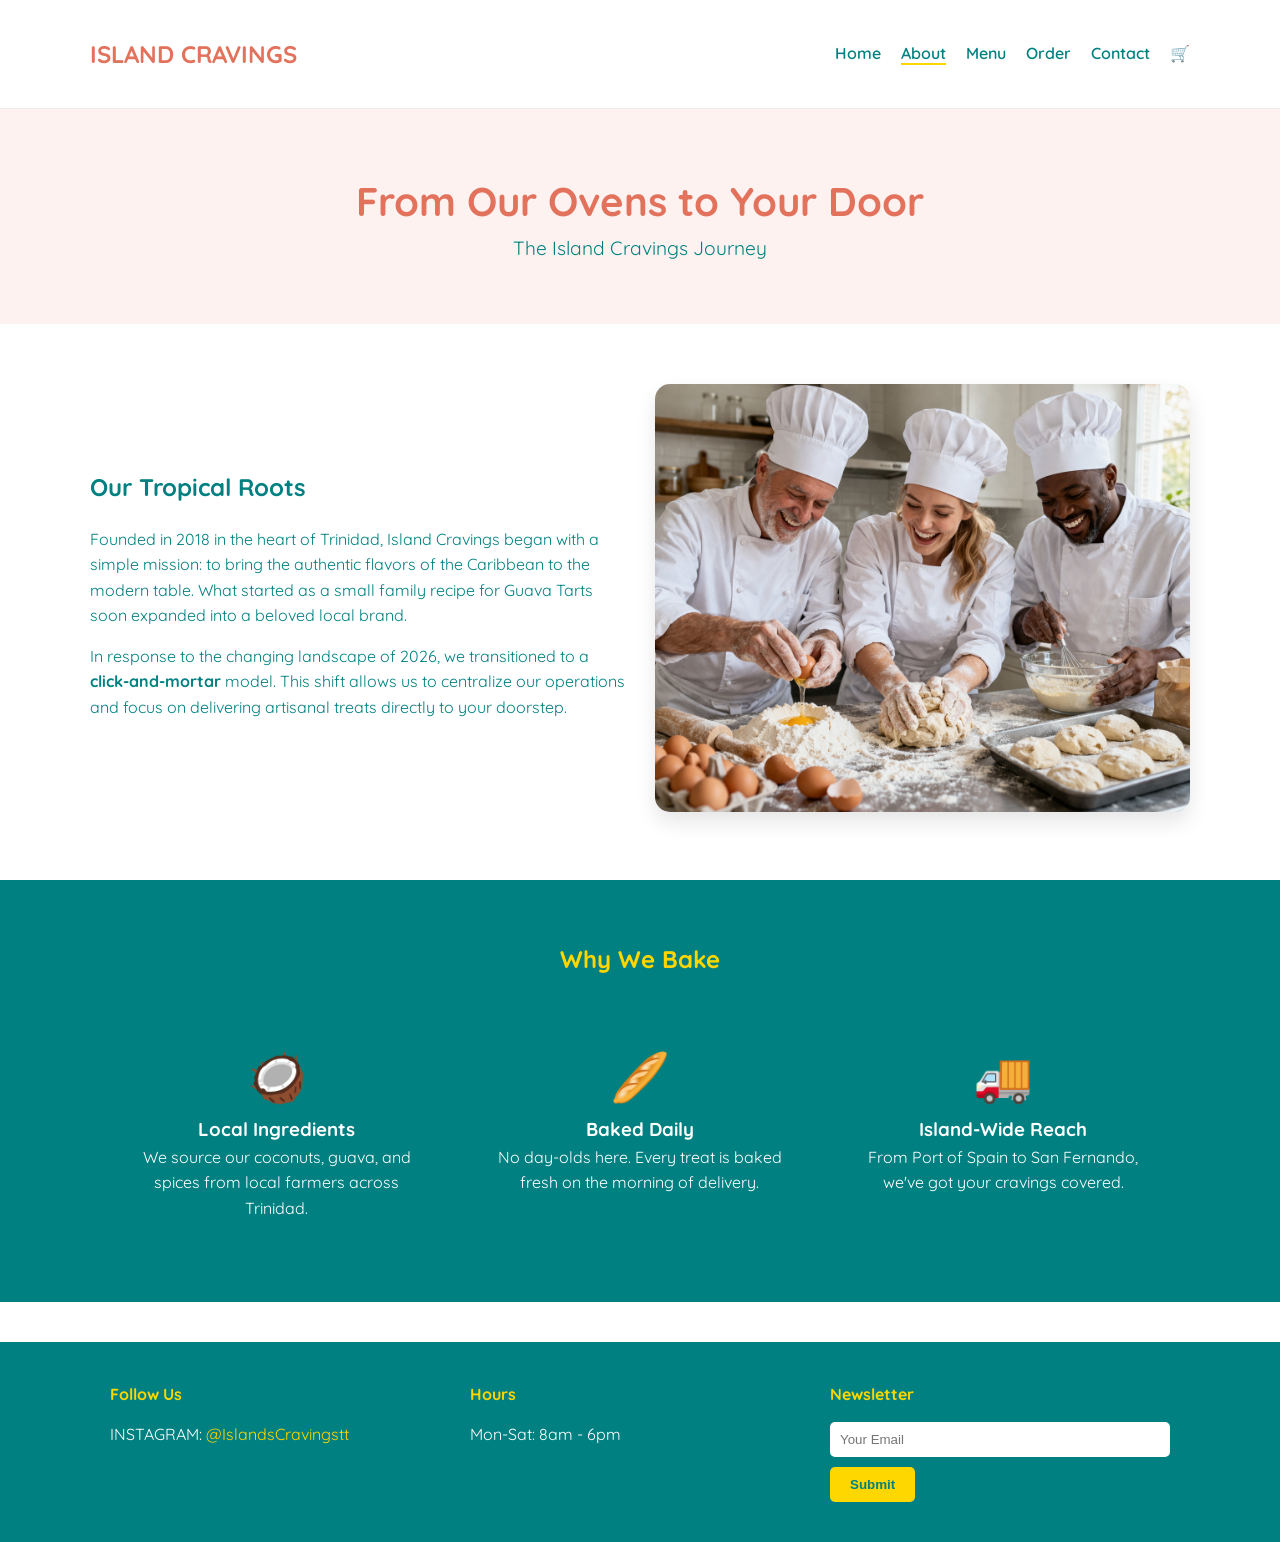
<file: about.html>
<!DOCTYPE html>
<html lang="en">
<head>
    <meta charset="UTF-8">
    <meta name="viewport" content="width=device-width, initial-scale=1.0">
    <meta name="description" content="Learn the story behind Island Cravings, Trinidad's premier artisanal bakery. From our tropical roots to our modern digital bakery.">
    <title>Our Story | Island Cravings</title>
    <link rel="stylesheet" href="style.css">
    <link href="https://fonts.googleapis.com/css2?family=Quicksand:wght@400;600;700&display=swap" rel="stylesheet">
</head>
<body>

    <header role="banner">
        <div class="container header-flex">
            <div class="logo">
                <a href="index.html"><strong>ISLAND CRAVINGS</strong></a>
            </div>
            <nav role="navigation" aria-label="Main Navigation">
                <ul class="nav-links">
                    <li><a href="index.html">Home</a></li>
                    <li><a href="about.html" style="border-bottom: 2px solid #FFD700;">About</a></li>
                    <li><a href="products.html">Menu</a></li>
                    <li><a href="form.html">Order</a></li>
                    <li><a href="contact.html">Contact</a></li>
                    <li><a href="#" class="cart-icon" aria-label="Shopping Cart">🛒</a></li>
                </ul>
            </nav>
        </div>
    </header>

    <main>
        <section style="background-color: #fdf2f0; padding: 60px 0; text-align: center;">
            <div class="container">
                <h1 style="color: #E2725B; font-size: 2.5rem;">From Our Ovens to Your Door</h1>
                <p style="font-size: 1.2rem; color: #008080;">The Island Cravings Journey</p>
            </div>
        </section>

        <section class="container" style="padding: 60px 0;">
            <div class="grid" style="align-items: center;">
                <article>
                    <h2 style="color: #008080; margin-bottom: 20px;">Our Tropical Roots</h2>
                    <p style="margin-bottom: 15px;">
                        Founded in 2018 in the heart of Trinidad, Island Cravings began with a simple mission: to bring the authentic flavors of the Caribbean to the modern table. What started as a small family recipe for Guava Tarts soon expanded into a beloved local brand.
                    </p>
                    <p style="margin-bottom: 15px;">
                        In response to the changing landscape of 2026, we transitioned to a <strong>click-and-mortar</strong> model. This shift allows us to centralize our operations and focus on delivering artisanal treats directly to your doorstep.
                    </p>
                </article>
                <aside>
                    <img src="baker-hero.png" alt="Our head baker preparing fresh island pastries" style="width: 100%; border-radius: 15px; box-shadow: 0 10px 20px rgba(0,0,0,0.1);">
                </aside>
            </div>
        </section>

        <section style="background-color: #008080; color: #fff; padding: 60px 0;">
            <div class="container">
                <h2 style="text-align: center; color: #FFD700; margin-bottom: 40px;">Why We Bake</h2>
                <div class="grid">
                    <div style="text-align: center; padding: 20px;">
                        <span style="font-size: 3rem;">🥥</span>
                        <h3>Local Ingredients</h3>
                        <p>We source our coconuts, guava, and spices from local farmers across Trinidad.</p>
                    </div>
                    <div style="text-align: center; padding: 20px;">
                        <span style="font-size: 3rem;">🥖</span>
                        <h3>Baked Daily</h3>
                        <p>No day-olds here. Every treat is baked fresh on the morning of delivery.</p>
                    </div>
                    <div style="text-align: center; padding: 20px;">
                        <span style="font-size: 3rem;">🚚</span>
                        <h3>Island-Wide Reach</h3>
                        <p>From Port of Spain to San Fernando, we've got your cravings covered.</p>
                    </div>
                </div>
            </div>
        </section>
    </main>

    <footer role="contentinfo">
        <div class="container footer-grid">
            <div class="footer-section">
                <h4>Follow Us</h4>
                <p>INSTAGRAM: <a href="https://instagram.com/IslandsCravingstt" style="color: #FFD700; text-decoration: none;">@IslandsCravingstt</a></p>
            </div>
            <div class="footer-section">
                <h4>Hours</h4>
                <p>Mon-Sat: 8am - 6pm</p>
            </div>
            <div class="footer-section">
                <h4>Newsletter</h4>
                <form>
                    <input type="email" placeholder="Your Email" aria-label="Email for newsletter" style="padding: 10px; border-radius: 5px; border: none; margin-bottom: 10px; width: 100%;">
                    <button type="submit" style="padding: 10px 20px; background: #FFD700; border: none; border-radius: 5px; cursor: pointer; color: #008080; font-weight: 700;">Submit</button>
                </form>
            </div>
        </div>
    </footer>

</body>
</html>
</file>
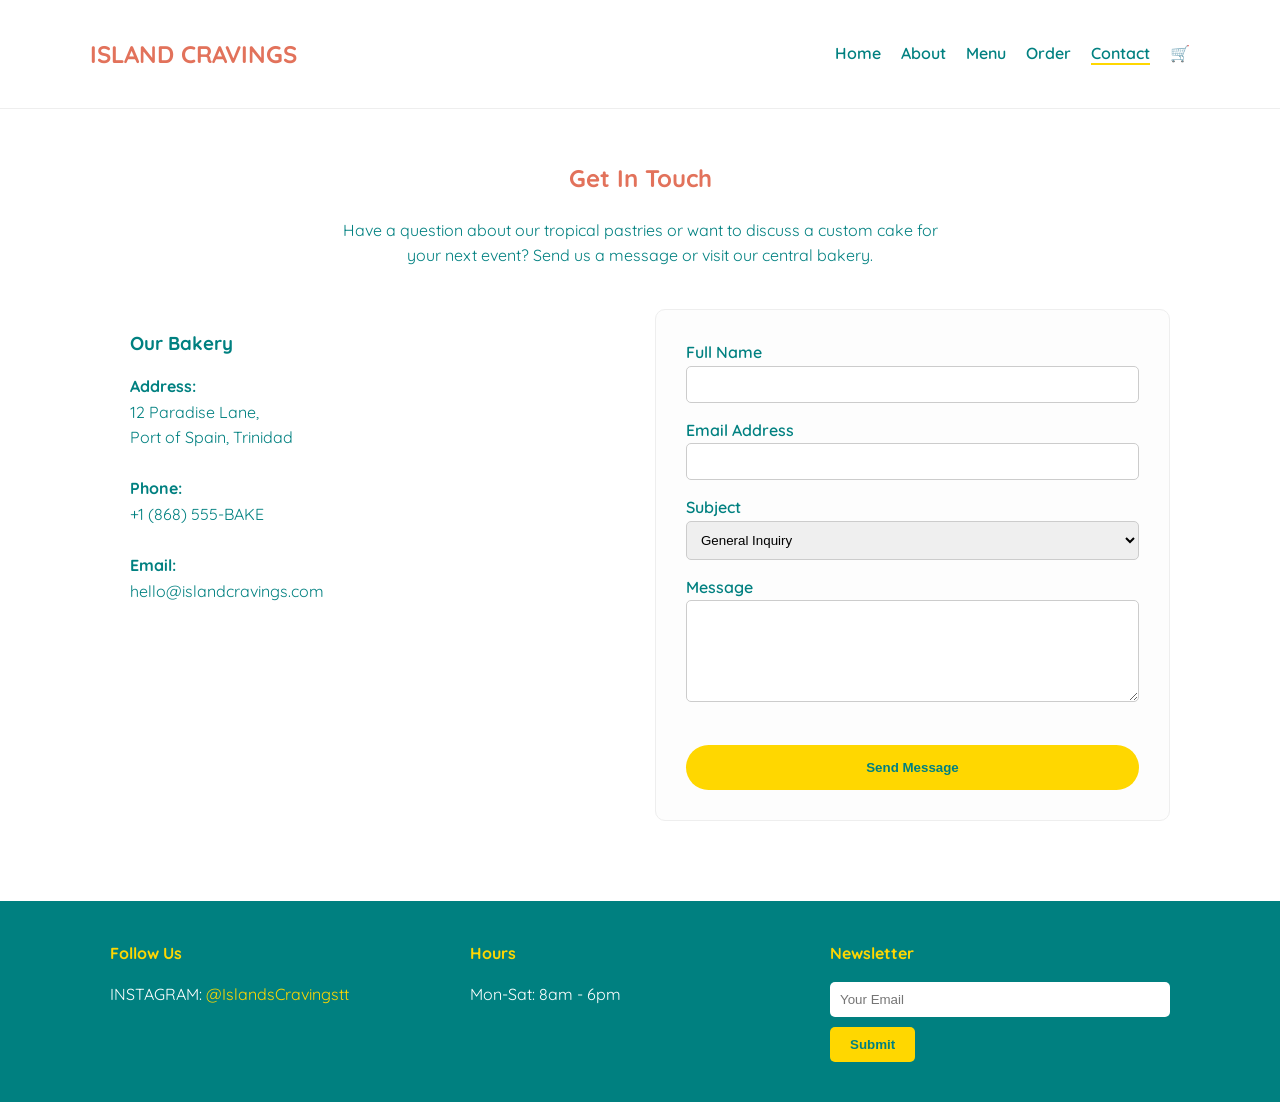
<file: contact.html>
<!DOCTYPE html>
<html lang="en">
<head>
    <meta charset="UTF-8">
    <meta name="viewport" content="width=device-width, initial-scale=1.0">
    <meta name="description" content="Contact Island Cravings for custom cake inquiries, catering, or feedback. Located in the heart of Trinidad.">
    <title>Contact Us | Island Cravings</title>
    <link rel="stylesheet" href="style.css">
    <link href="https://fonts.googleapis.com/css2?family=Quicksand:wght@400;600;700&display=swap" rel="stylesheet">
</head>
<body>

    <header role="banner">
        <div class="container header-flex">
            <div class="logo">
                <a href="index.html"><strong>ISLAND CRAVINGS</strong></a>
            </div>
            <nav role="navigation" aria-label="Main Navigation">
                <ul class="nav-links">
                    <li><a href="index.html">Home</a></li>
                    <li><a href="about.html">About</a></li>
                    <li><a href="products.html">Menu</a></li>
                    <li><a href="form.html">Order</a></li>
                    <li><a href="contact.html" style="border-bottom: 2px solid #FFD700;">Contact</a></li>
                    <li><a href="#" class="cart-icon" aria-label="Shopping Cart">🛒</a></li>
                </ul>
            </nav>
        </div>
    </header>

    <main>
        <section class="container" style="padding-top: 50px;">
            <h1 style="color: #E2725B; text-align: center; margin-bottom: 20px;">Get In Touch</h1>
            <p style="text-align: center; max-width: 600px; margin: 0 auto 40px auto;">
                Have a question about our tropical pastries or want to discuss a custom cake for your next event? 
                Send us a message or visit our central bakery.
            </p>

            <div class="grid">
                <article class="contact-info" style="padding: 20px;">
                    <h3 style="color: #008080; margin-bottom: 15px;">Our Bakery</h3>
                    <p><strong>Address:</strong><br>12 Paradise Lane,<br>Port of Spain, Trinidad</p>
                    <br>
                    <p><strong>Phone:</strong><br>+1 (868) 555-BAKE</p>
                    <br>
                    <p><strong>Email:</strong><br>hello@islandcravings.com</p>
                </article>

                <article class="contact-form-container">
                    <form id="contactForm" style="background: #fdfdfd; padding: 30px; border-radius: 10px; border: 1px solid #eee;">
                        <div style="margin-bottom: 15px;">
                            <label for="contact-name" style="display: block; font-weight: 600;">Full Name</label>
                            <input type="text" id="contact-name" name="name" required style="width: 100%; padding: 10px; border-radius: 5px; border: 1px solid #ccc;">
                        </div>

                        <div style="margin-bottom: 15px;">
                            <label for="contact-email" style="display: block; font-weight: 600;">Email Address</label>
                            <input type="email" id="contact-email" name="email" required style="width: 100%; padding: 10px; border-radius: 5px; border: 1px solid #ccc;">
                        </div>

                        <div style="margin-bottom: 15px;">
                            <label for="contact-subject" style="display: block; font-weight: 600;">Subject</label>
                            <select id="contact-subject" name="subject" style="width: 100%; padding: 10px; border-radius: 5px; border: 1px solid #ccc;">
                                <option value="general">General Inquiry</option>
                                <option value="cakes">Custom Cake Quote</option>
                                <option value="catering">Catering Services</option>
                                <option value="feedback">Feedback</option>
                            </select>
                        </div>

                        <div style="margin-bottom: 15px;">
                            <label for="contact-message" style="display: block; font-weight: 600;">Message</label>
                            <textarea id="contact-message" name="message" rows="5" required style="width: 100%; padding: 10px; border-radius: 5px; border: 1px solid #ccc; font-family: inherit;"></textarea>
                        </div>

                        <button type="submit" class="cta-button" style="width: 100%; border: none; cursor: pointer;">Send Message</button>
                    </form>
                </article>
            </div>
        </section>
    </main>

    <footer role="contentinfo" style="margin-top: 80px;">
        <div class="container footer-grid">
            <div class="footer-section">
                <h4>Follow Us</h4>
                <p>INSTAGRAM: <a href="https://instagram.com/IslandsCravingstt" style="color: #FFD700; text-decoration: none;">@IslandsCravingstt</a></p>
            </div>
            <div class="footer-section">
                <h4>Hours</h4>
                <p>Mon-Sat: 8am - 6pm</p>
            </div>
            <div class="footer-section">
                <h4>Newsletter</h4>
                <form id="newsletterForm">
                    <input type="email" placeholder="Your Email" aria-label="Email for newsletter" style="padding: 10px; border-radius: 5px; border: none; margin-bottom: 10px; width: 100%;">
                    <button type="submit" style="padding: 10px 20px; background: #FFD700; border: none; border-radius: 5px; cursor: pointer; color: #008080; font-weight: 700;">Submit</button>
                </form>
            </div>
        </div>
    </footer>

    <script>
        document.getElementById('contactForm').addEventListener('submit', function(e) {
            e.preventDefault();
            alert('Thank you! Your message has been sent to Island Cravings.');
            this.reset();
        });
    </script>
</body>
</html>
</file>
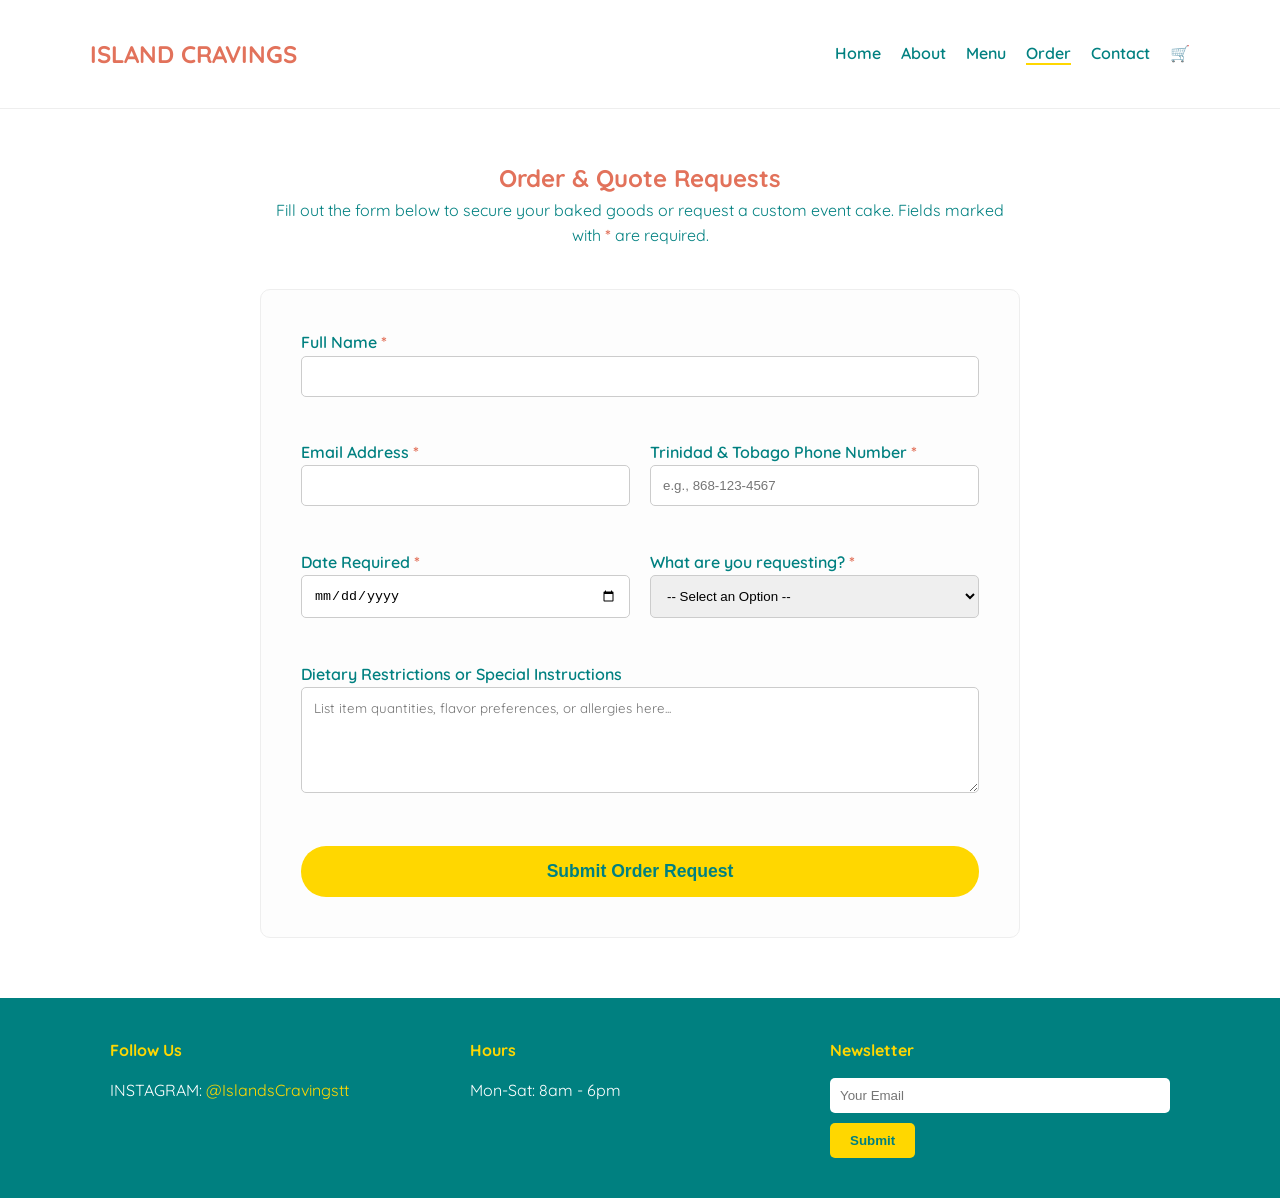
<file: form.html>
<!DOCTYPE html>
<html lang="en">
<head>
    <meta charset="UTF-8">
    <meta name="viewport" content="width=device-width, initial-scale=1.0">
    <meta name="description" content="Request a custom cake quote or pre-order tropical pastries from Island Cravings in Trinidad.">
    <title>Order & Quote Form | Island Cravings</title>
    <link rel="stylesheet" href="style.css">
    <link href="https://fonts.googleapis.com/css2?family=Quicksand:wght@400;600;700&display=swap" rel="stylesheet">
    
    <style>
        /* Form-specific visual aids for validation and required fields */
        .mandatory { color: #E2725B; font-weight: bold; } /* cite: 403 */
        .error-message { color: #E2725B; font-size: 0.85rem; display: block; margin-top: 4px; min-height: 1.2rem; }
        input.invalid, select.invalid, textarea.invalid { border: 2px solid #E2725B !important; }
    </style>
</head>
<body>

    <header role="banner">
        <div class="container header-flex">
            <div class="logo">
                <a href="index.html"><strong>ISLAND CRAVINGS</strong></a>
            </div>
            <nav role="navigation" aria-label="Main Navigation">
                <ul class="nav-links">
                    <li><a href="index.html">Home</a></li>
                    <li><a href="about.html">About</a></li>
                    <li><a href="products.html">Menu</a></li>
                    <li><a href="form.html" style="border-bottom: 2px solid #FFD700;">Order</a></li>
                    <li><a href="contact.html">Contact</a></li>
                    <li><a href="#" class="cart-icon" aria-label="Shopping Cart">🛒</a></li>
                </ul>
            </nav>
        </div>
    </header>

    <main class="container" style="padding-top: 50px; max-width: 800px;">
        <section style="text-align: center; margin-bottom: 40px;">
            <h1 style="color: #E2725B;">Order & Quote Requests</h1>
            <p>Fill out the form below to secure your baked goods or request a custom event cake. Fields marked with <span class="mandatory">*</span> are required.</p>
        </section>

        <form id="orderForm" novalidate style="background: #fdfdfd; padding: 40px; border-radius: 10px; border: 1px solid #eee; margin-bottom: 60px;"> <div style="margin-bottom: 20px;">
                <label for="fullName" style="display: block; font-weight: 600; color: #008080;">Full Name <span class="mandatory">*</span></label>
                <input type="text" id="fullName" style="width: 100%; padding: 12px; border-radius: 5px; border: 1px solid #ccc;">
                <span id="nameError" class="error-message" aria-live="polite"></span> </div>

            <div class="grid" style="grid-template-columns: repeat(auto-fit, minmax(250px, 1fr)); gap: 20px;">
                <div style="margin-bottom: 20px;">
                    <label for="emailAddress" style="display: block; font-weight: 600; color: #008080;">Email Address <span class="mandatory">*</span></label>
                    <input type="email" id="emailAddress" style="width: 100%; padding: 12px; border-radius: 5px; border: 1px solid #ccc;">
                    <span id="emailError" class="error-message" aria-live="polite"></span>
                </div>

                <div style="margin-bottom: 20px;">
                    <label for="phoneNumber" style="display: block; font-weight: 600; color: #008080;">Trinidad & Tobago Phone Number <span class="mandatory">*</span></label>
                    <input type="tel" id="phoneNumber" placeholder="e.g., 868-123-4567" style="width: 100%; padding: 12px; border-radius: 5px; border: 1px solid #ccc;">
                    <span id="phoneError" class="error-message" aria-live="polite"></span>
                </div>
            </div>

            <div class="grid" style="grid-template-columns: repeat(auto-fit, minmax(250px, 1fr)); gap: 20px;">
                <div style="margin-bottom: 20px;">
                    <label for="orderDate" style="display: block; font-weight: 600; color: #008080;">Date Required <span class="mandatory">*</span></label>
                    <input type="date" id="orderDate" style="width: 100%; padding: 12px; border-radius: 5px; border: 1px solid #ccc;">
                    <span id="dateError" class="error-message" aria-live="polite"></span>
                </div>

                <div style="margin-bottom: 20px;">
                    <label for="orderType" style="display: block; font-weight: 600; color: #008080;">What are you requesting? <span class="mandatory">*</span></label>
                    <select id="orderType" style="width: 100%; padding: 12px; border-radius: 5px; border: 1px solid #ccc;">
                        <option value="">-- Select an Option --</option>
                        <option value="custom-cake">Custom Decorative Cake Quote</option>
                        <option value="pastry-bulk">Bulk Pastry Box (Guava Tarts, Currant Rolls)</option>
                        <option value="savory-batch">Savory Favorites (Cheese Pies, Chicken Puffs)</option>
                        <option value="bread-batch">Traditional Loaves (Sweet Bread, Coconut Bread)</option>
                    </select>
                    <span id="typeError" class="error-message" aria-live="polite"></span>
                </div>
            </div>

            <div style="margin-bottom: 25px;">
                <label for="orderNotes" style="display: block; font-weight: 600; color: #008080;">Dietary Restrictions or Special Instructions</label>
                <textarea id="orderNotes" rows="5" placeholder="List item quantities, flavor preferences, or allergies here..." style="width: 100%; padding: 12px; border-radius: 5px; border: 1px solid #ccc; font-family: inherit;"></textarea>
            </div>

            <button type="submit" class="cta-button" style="width: 100%; border: none; cursor: pointer; padding: 15px; font-size: 1.1rem;">Submit Order Request</button>
        </form>
    </main>

    <footer role="contentinfo">
        <div class="container footer-grid">
            <div class="footer-section">
                <h4>Follow Us</h4>
                <p>INSTAGRAM: <a href="https://instagram.com/IslandsCravingstt" style="color: #FFD700; text-decoration: none;">@IslandsCravingstt</a></p>
            </div>
            <div class="footer-section">
                <h4>Hours</h4>
                <p>Mon-Sat: 8am - 6pm</p>
            </div>
            <div class="footer-section">
                <h4>Newsletter</h4>
                <form id="newsletterForm">
                    <input type="email" placeholder="Your Email" aria-label="Email for newsletter" style="padding: 10px; border-radius: 5px; border: none; margin-bottom: 10px; width: 100%;">
                    <button type="submit" style="padding: 10px 20px; background: #FFD700; border: none; border-radius: 5px; cursor: pointer; color: #008080; font-weight: 700;">Submit</button>
                </form>
            </div>
        </div>
    </footer>

    <script>
        document.getElementById('orderForm').addEventListener('submit', function(event) {
            let isValid = true;

            // Clear previous errors and reset styles
            const errorSpans = document.querySelectorAll('.error-message');
            errorSpans.forEach(span => span.textContent = '');
            const inputs = document.querySelectorAll('input, select');
            inputs.forEach(input => input.classList.remove('invalid'));

            // 1. Validate Full Name (Not empty)
            const fullName = document.getElementById('fullName');
            if (fullName.value.trim() === '') {
                document.getElementById('nameError').textContent = 'Please enter your full name.'; // Custom error message
                fullName.classList.add('invalid');
                isValid = false;
            }

            // 2. Validate Email Address (Pattern matching)
            const email = document.getElementById('emailAddress');
            const emailPattern = /^[^\s@]+@[^\s@]+\.[^\s@]+$/;
            if (!emailPattern.test(email.value.trim())) {
                document.getElementById('emailError').textContent = 'Please enter a valid email address (e.g., name@domain.com).';
                email.classList.add('invalid');
                isValid = false;
            }

            // 3. Validate Phone Number (Trinidad 868 pattern check: XXX-XXX-XXXX or XXXXXXX)
            const phone = document.getElementById('phoneNumber');
            const phonePattern = /^(?:\+?1[-.\s]?)?\(?868\)?[-.\s]?\d{3}[-.\s]?\d{4}$|^\d{7}$/; // Checks for 7-digit or standard T&T 868 formatting
            if (!phonePattern.test(phone.value.trim())) {
                document.getElementById('phoneError').textContent = 'Please enter a valid 7-digit or 868 local phone number.';
                phone.classList.add('invalid');
                isValid = false;
            }

            // 4. Validate Date (Cannot be empty)
            const orderDate = document.getElementById('orderDate');
            if (orderDate.value === '') {
                document.getElementById('dateError').textContent = 'Please select a required pickup/delivery date.';
                orderDate.classList.add('invalid');
                isValid = false;
            }

            // 5. Validate Order Type Selection (Cannot be blank drop-down)
            const orderType = document.getElementById('orderType');
            if (orderType.value === '') {
                document.getElementById('typeError').textContent = 'Please select an order type from the menu.';
                orderType.classList.add('invalid');
                isValid = false;
            }

            // Block submission if verification fails
            if (!isValid) {
                event.preventDefault(); // Stop form from submitting
            } else {
                event.preventDefault(); // Simulated submission for the prototype
                alert('Success! Your pre-order request has been securely dispatched to Island Cravings.');
                document.getElementById('orderForm').reset();
            }
        });
    </script>
</body>
</html>
</file>
<file: style.css>
/* General Styles */
* {
    margin: 0;
    padding: 0;
    box-sizing: border-box;
}

body {
    font-family: 'Quicksand', sans-serif; /* cite: 146 */
    color: #008080; /* Deep Teal - cite: 147 */
    line-height: 1.6;
    background-color: #fff;
}

.container {
    max-width: 1100px;
    margin: 0 auto;
    padding: 0 20px;
}

/* Header & Nav */
header {
    padding: 20px 0;
    background: #fff;
    border-bottom: 1px solid #eee;
}

.header-flex {
    display: flex;
    justify-content: space-between;
    align-items: center;
}

.logo a {
    font-size: 1.5rem;
    color: #E2725B; /* Warm Terracotta - cite: 147 */
    text-decoration: none;
}

.nav-links {
    list-style: none;
    display: flex;
    gap: 20px;
}

.nav-links a {
    text-decoration: none;
    color: #008080;
    font-weight: 600;
}

/* Hero Section */
.hero {
    background: #f9f9f9;
    padding: 100px 0;
    text-align: center;
    /* Placeholder for Hero Image - cite: 161 */
    background-image: linear-gradient(rgba(255,255,255,0.7), rgba(255,255,255,0.7)), url('BACK\ GROUND.jpg');
    background-size: cover;
    background-position: center;
}

.hero h1 {
    font-size: 3rem;
    color: #E2725B;
    margin-bottom: 1rem;
}

.cta-button {
    display: inline-block;
    background-color: #FFD700; /* Sunlight Yellow - cite: 147 */
    color: #008080;
    padding: 15px 30px;
    text-decoration: none;
    border-radius: 25px;
    font-weight: 700;
    min-width: 44px; /* Accessibility - cite: 149 */
    min-height: 44px;
    margin-top: 20px;
    transition: background 0.3s;
}

.cta-button:hover {
    background-color: #e6c200; /* Darker Yellow - cite: 91 */
}

/* Featured Grid - cite: 144 */
.featured {
    padding: 60px 0;
}

.section-title {
    text-align: center;
    margin-bottom: 40px;
    color: #E2725B;
}

.grid {
    display: grid;
    grid-template-columns: repeat(auto-fit, minmax(250px, 1fr));
    gap: 30px;
}

.card {
    text-align: center;
    padding: 20px;
    border: 1px solid #eee;
    border-radius: 10px;
}

.image-placeholder {
    background: #eee;
    height: 200px;
    display: flex;
    align-items: center;
    justify-content: center;
    margin-bottom: 15px;
    color: #999;
}

/* Footer - cite: 176 */
footer {
    background: #008080;
    color: #fff;
    padding: 40px 0;
    margin-top: 40px;
}

.footer-grid {
    display: grid;
    grid-template-columns: repeat(auto-fit, minmax(200px, 1fr));
    gap: 20px;
}

footer h4 {
    margin-bottom: 15px;
    color: #FFD700;
}

footer input {
    padding: 10px;
    border-radius: 5px;
    border: none;
    margin-bottom: 10px;
}

footer button {
    padding: 10px 20px;
    background: #FFD700;
    border: none;
    border-radius: 5px;
    cursor: pointer;
}

/* Accessibility: High contrast focus */
a:focus, button:focus {
    outline: 3px solid #FFD700;
}

/* Header Flexbox */
.header-flex {
    display: flex;
    justify-content: space-between;
    align-items: center;
    padding: 15px 0;
}

/* Responsive Grid for Product Cards */
.grid {
    display: grid;
    grid-template-columns: repeat(auto-fit, minmax(280px, 1fr));
    gap: 30px;
}

/* Form Styles */
footer input[type="email"] {
    padding: 10px;
    border-radius: 5px;
    border: none;
    margin-bottom: 10px;
    width: 100%;
}
</file>
